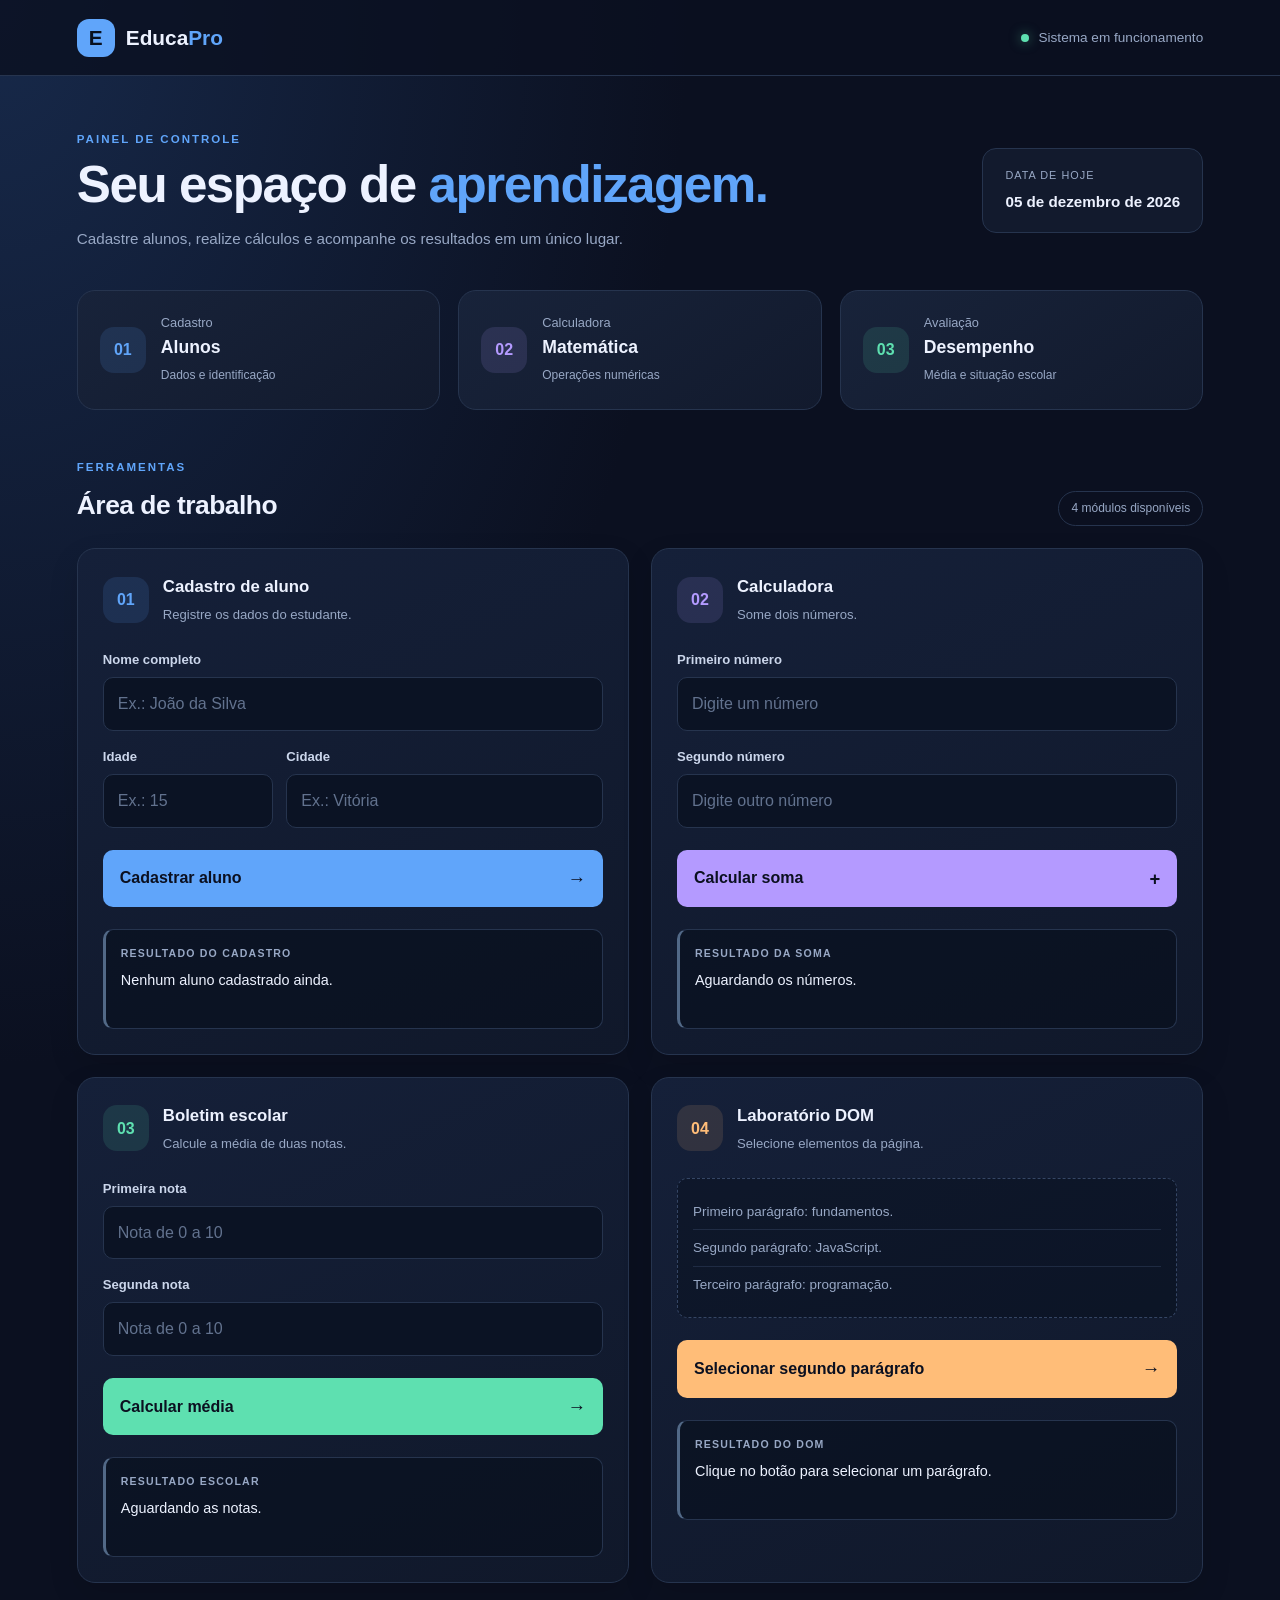
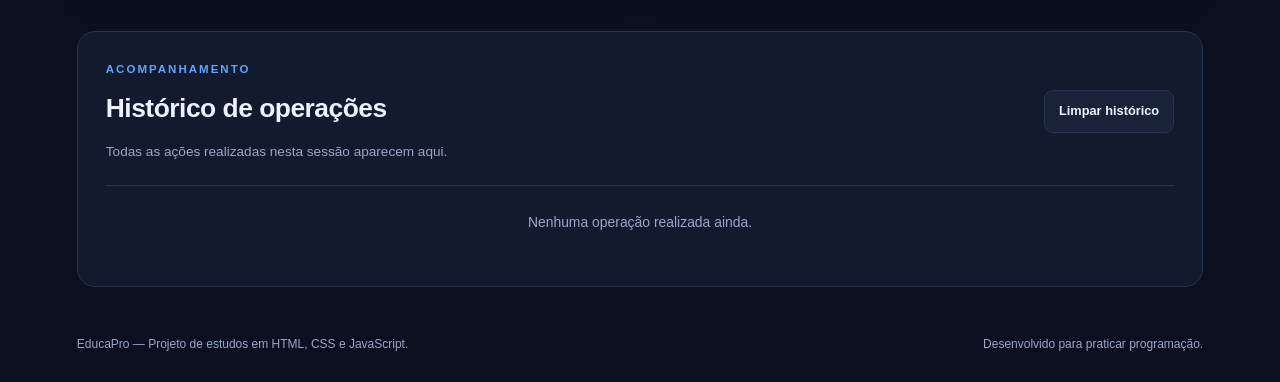
<file: Atv. de ferias/Junção de Atv/Index.html>
<!DOCTYPE html>
<html lang="pt-BR">
<head>
    <meta charset="UTF-8">
    <meta name="viewport" content="width=device-width, initial-scale=1.0">

    <title>EducaPro | Sistema Escolar</title>

    <link rel="stylesheet" href="style.css">
    <script src="script.js" defer></script>
</head>
<body>

    <header class="topo">
        <a href="#" class="logo">
            <span class="logo-icone">E</span>
            <span>Educa<span class="destaque">Pro</span></span>
        </a>

        <span class="status">
            <span class="bolinha"></span>
            Sistema em funcionamento
        </span>
    </header>

    <main class="container">

        <section class="boas-vindas">
            <div>
                <p class="sobretitulo">PAINEL DE CONTROLE</p>
                <h1>Seu espaço de <span class="destaque">aprendizagem.</span></h1>
                <p class="descricao">
                    Cadastre alunos, realize cálculos e acompanhe os resultados
                    em um único lugar.
                </p>
            </div>

            <div class="data-card">
                <span>DATA DE HOJE</span>
                <strong id="dataAtual">Carregando...</strong>
            </div>
        </section>

        <section class="indicadores">
            <article class="indicador">
                <span class="indicador-icone azul">01</span>
                <div>
                    <p>Cadastro</p>
                    <h2>Alunos</h2>
                    <small>Dados e identificação</small>
                </div>
            </article>

            <article class="indicador">
                <span class="indicador-icone roxo">02</span>
                <div>
                    <p>Calculadora</p>
                    <h2>Matemática</h2>
                    <small>Operações numéricas</small>
                </div>
            </article>

            <article class="indicador">
                <span class="indicador-icone verde">03</span>
                <div>
                    <p>Avaliação</p>
                    <h2>Desempenho</h2>
                    <small>Média e situação escolar</small>
                </div>
            </article>
        </section>

        <div class="titulo-secao">
            <div>
                <p class="sobretitulo">FERRAMENTAS</p>
                <h2>Área de trabalho</h2>
            </div>
            <span class="etiqueta">4 módulos disponíveis</span>
        </div>

        <section class="grade-modulos">

            <!-- MÓDULO 1: CADASTRO -->
            <article class="modulo">
                <div class="modulo-cabecalho">
                    <div class="modulo-icone azul">01</div>
                    <div>
                        <h3>Cadastro de aluno</h3>
                        <p>Registre os dados do estudante.</p>
                    </div>
                </div>

                <form id="formCadastro">
                    <label for="nome">Nome completo</label>
                    <input
                        type="text"
                        id="nome"
                        placeholder="Ex.: João da Silva"
                        maxlength="80"
                        required
                    >

                    <div class="campos-duplos">
                        <div>
                            <label for="idade">Idade</label>
                            <input
                                type="number"
                                id="idade"
                                placeholder="Ex.: 15"
                                min="0"
                                max="120"
                                required
                            >
                        </div>

                        <div>
                            <label for="cidade">Cidade</label>
                            <input
                                type="text"
                                id="cidade"
                                placeholder="Ex.: Vitória"
                                maxlength="60"
                                required
                            >
                        </div>
                    </div>

                    <button type="submit" class="botao botao-azul">
                        Cadastrar aluno <span>→</span>
                    </button>
                </form>

                <div class="resultado" id="resultadoCadastro" aria-live="polite">
                    <span class="resultado-titulo">RESULTADO DO CADASTRO</span>
                    <p>Nenhum aluno cadastrado ainda.</p>
                </div>
            </article>

            <!-- MÓDULO 2: SOMA -->
            <article class="modulo">
                <div class="modulo-cabecalho">
                    <div class="modulo-icone roxo">02</div>
                    <div>
                        <h3>Calculadora</h3>
                        <p>Some dois números.</p>
                    </div>
                </div>

                <form id="formSoma">
                    <label for="numero1">Primeiro número</label>
                    <input
                        type="number"
                        id="numero1"
                        step="any"
                        placeholder="Digite um número"
                        required
                    >

                    <label for="numero2">Segundo número</label>
                    <input
                        type="number"
                        id="numero2"
                        step="any"
                        placeholder="Digite outro número"
                        required
                    >

                    <button type="submit" class="botao botao-roxo">
                        Calcular soma <span>+</span>
                    </button>
                </form>

                <div class="resultado" id="resultadoSoma" aria-live="polite">
                    <span class="resultado-titulo">RESULTADO DA SOMA</span>
                    <p>Aguardando os números.</p>
                </div>
            </article>

            <!-- MÓDULO 3: MÉDIA -->
            <article class="modulo">
                <div class="modulo-cabecalho">
                    <div class="modulo-icone verde">03</div>
                    <div>
                        <h3>Boletim escolar</h3>
                        <p>Calcule a média de duas notas.</p>
                    </div>
                </div>

                <form id="formMedia">
                    <label for="nota1">Primeira nota</label>
                    <input
                        type="number"
                        id="nota1"
                        min="0"
                        max="10"
                        step="any"
                        placeholder="Nota de 0 a 10"
                        required
                    >

                    <label for="nota2">Segunda nota</label>
                    <input
                        type="number"
                        id="nota2"
                        min="0"
                        max="10"
                        step="any"
                        placeholder="Nota de 0 a 10"
                        required
                    >

                    <button type="submit" class="botao botao-verde">
                        Calcular média <span>→</span>
                    </button>
                </form>

                <div class="resultado" id="resultadoMedia" aria-live="polite">
                    <span class="resultado-titulo">RESULTADO ESCOLAR</span>
                    <p>Aguardando as notas.</p>
                </div>
            </article>

            <!-- MÓDULO 4: DOM -->
            <article class="modulo">
                <div class="modulo-cabecalho">
                    <div class="modulo-icone laranja">04</div>
                    <div>
                        <h3>Laboratório DOM</h3>
                        <p>Selecione elementos da página.</p>
                    </div>
                </div>

                <div class="exemplo-dom" id="paragrafosExercicio">
                    <p>Primeiro parágrafo: fundamentos.</p>
                    <p>Segundo parágrafo: JavaScript.</p>
                    <p>Terceiro parágrafo: programação.</p>
                </div>

                <button type="button" id="btnDom" class="botao botao-laranja">
                    Selecionar segundo parágrafo <span>→</span>
                </button>

                <div class="resultado" id="resultadoDom" aria-live="polite">
                    <span class="resultado-titulo">RESULTADO DO DOM</span>
                    <p>Clique no botão para selecionar um parágrafo.</p>
                </div>
            </article>

        </section>

        <!-- HISTÓRICO -->
        <section class="historico">
            <div class="historico-cabecalho">
                <div>
                    <p class="sobretitulo">ACOMPANHAMENTO</p>
                    <h2>Histórico de operações</h2>
                    <p class="descricao">
                        Todas as ações realizadas nesta sessão aparecem aqui.
                    </p>
                </div>

                <button type="button" id="btnLimparHistorico" class="botao-secundario">
                    Limpar histórico
                </button>
            </div>

            <div class="historico-lista">
                <ul id="historico">
                    <li class="historico-vazio">
                        Nenhuma operação realizada ainda.
                    </li>
                </ul>
            </div>
        </section>

        <footer class="rodape">
            <p>EducaPro — Projeto de estudos em HTML, CSS e JavaScript.</p>
            <p>Desenvolvido para praticar programação.</p>
        </footer>

    </main>

</body>
</html>
</file>
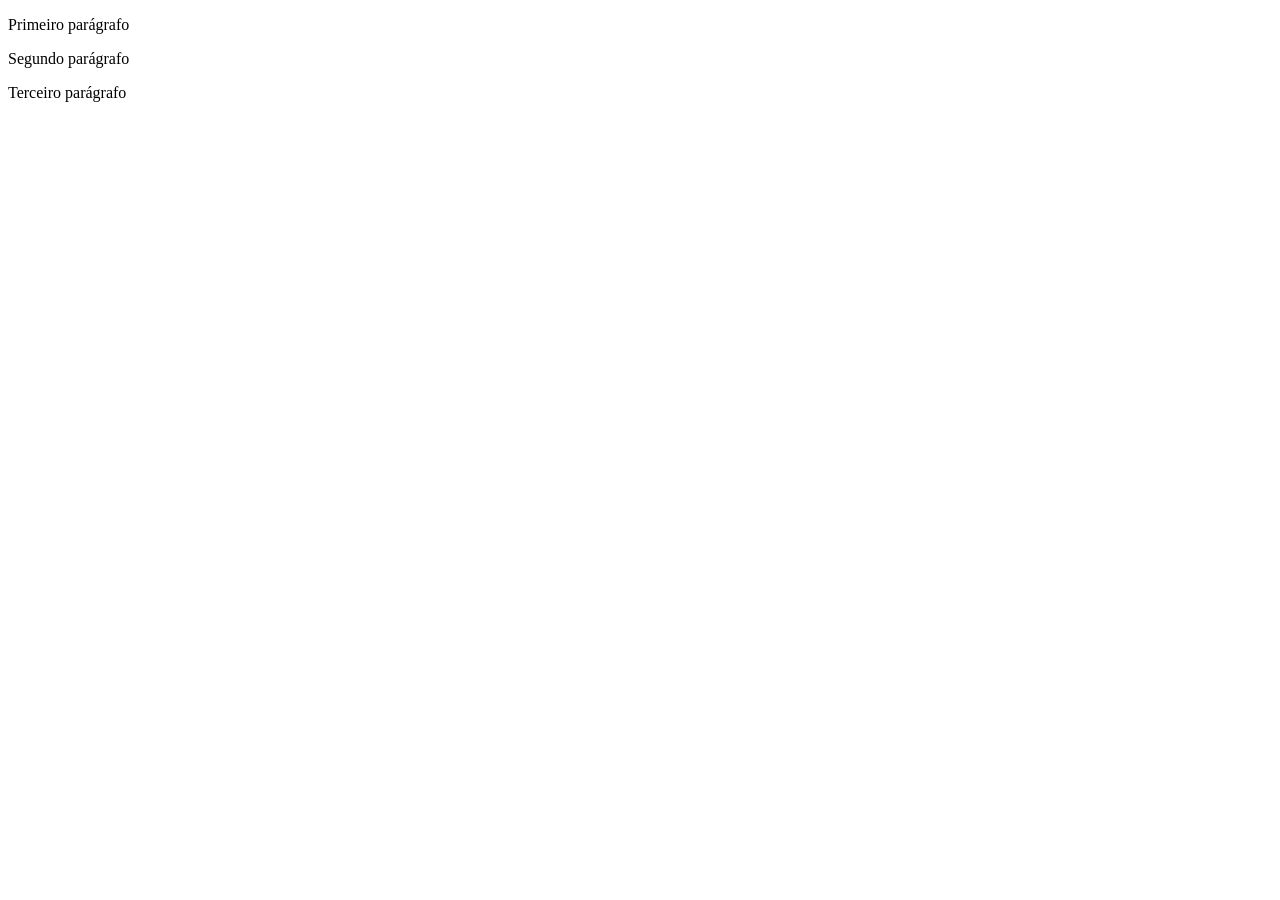
<file: Atv. de ferias/Atividades/index2.html>
<!DOCTYPE html>
<html lang="pt-BR">
<head>
    <meta charset="UTF-8">
    <title>Exercício 4</title>
</head>
<body>

    <p>Primeiro parágrafo</p>
    <p>Segundo parágrafo</p>
    <p>Terceiro parágrafo</p>

    <script src="Atv-04.js"></script>
</body>
</html>
</file>
<file: Atv. de ferias/Junção de Atv/style.css>
/* 1. CONFIGURAÇÕES GERAIS */


* {
    margin: 0;
    padding: 0;
    box-sizing: border-box;
}

:root {
    --fundo: #0b1020;
    --superficie: #121a2d;
    --superficie-clara: #18233a;
    --borda: #26344e;
    --texto: #edf2ff;
    --texto-secundario: #98a8c5;
    --azul: #60a5fa;
    --roxo: #b49aff;
    --verde: #5ee0b0;
    --laranja: #ffbd78;
    --raio: 18px;
}

body {
    min-height: 100vh;
    background:
        radial-gradient(ellipse at top left, #17294a 0, transparent 38%),
        var(--fundo);
    color: var(--texto);
    font-family: "Segoe UI", Arial, sans-serif;
    line-height: 1.6;
}

button,
input {
    font: inherit;
}

button {
    cursor: pointer;
}

button:focus-visible,
input:focus-visible {
    outline: 2px solid var(--azul);
    outline-offset: 3px;
}

::selection {
    background: #315b9b;
    color: white;
}

.destaque {
    color: var(--azul);
}


   /* 2. CABEÇALHO */


.topo {
    min-height: 76px;
    padding: 16px 6%;
    display: flex;
    justify-content: space-between;
    align-items: center;
    gap: 20px;
    border-bottom: 1px solid var(--borda);
    background: rgba(11, 16, 32, 0.8);
}

.logo {
    display: flex;
    align-items: center;
    gap: 11px;
    color: var(--texto);
    text-decoration: none;
    font-size: 1.3rem;
    font-weight: 800;
}

.logo-icone {
    display: grid;
    place-items: center;
    width: 38px;
    height: 38px;
    border-radius: 12px;
    color: #081120;
    background: var(--azul);
    font-size: 1.3rem;
}

.status {
    display: flex;
    align-items: center;
    gap: 9px;
    color: var(--texto-secundario);
    font-size: 0.85rem;
}

.bolinha {
    width: 8px;
    height: 8px;
    border-radius: 50%;
    background: var(--verde);
    box-shadow: 0 0 12px rgba(94, 224, 176, 0.5);
}


   /* 3. CONTEÚDO PRINCIPAL */


.container {
    width: min(1180px, 88%);
    margin: 0 auto;
}

.boas-vindas {
    padding: 54px 0 38px;
    display: flex;
    justify-content: space-between;
    align-items: center;
    gap: 28px;
}

.sobretitulo {
    margin-bottom: 8px;
    color: var(--azul);
    font-size: 0.72rem;
    font-weight: 800;
    letter-spacing: 2px;
}

.boas-vindas h1 {
    max-width: 700px;
    font-size: clamp(2rem, 4vw, 3.2rem);
    line-height: 1.15;
    letter-spacing: -1.5px;
}

.descricao {
    margin-top: 12px;
    color: var(--texto-secundario);
    font-size: 0.95rem;
}

.data-card {
    flex-shrink: 0;
    padding: 18px 22px;
    border: 1px solid var(--borda);
    border-radius: 14px;
    background: var(--superficie);
}

.data-card span {
    display: block;
    color: var(--texto-secundario);
    font-size: 0.68rem;
    letter-spacing: 1px;
}

.data-card strong {
    display: block;
    margin-top: 5px;
    font-size: 0.95rem;
}


   /* 4. INDICADORES */


.indicadores {
    display: grid;
    grid-template-columns: repeat(3, 1fr);
    gap: 18px;
    margin-bottom: 48px;
}

.indicador {
    display: flex;
    align-items: center;
    gap: 15px;
    padding: 22px;
    border: 1px solid var(--borda);
    border-radius: var(--raio);
    background: linear-gradient(145deg, var(--superficie-clara), var(--superficie));
}

.indicador p {
    color: var(--texto-secundario);
    font-size: 0.8rem;
}

.indicador h2 {
    font-size: 1.1rem;
}

.indicador small {
    color: var(--texto-secundario);
    font-size: 0.75rem;
}

.indicador-icone,
.modulo-icone {
    flex-shrink: 0;
    display: grid;
    place-items: center;
    width: 46px;
    height: 46px;
    border-radius: 14px;
    font-weight: 800;
}

.azul {
    color: var(--azul);
    background: rgba(96, 165, 250, 0.13);
}

.roxo {
    color: var(--roxo);
    background: rgba(180, 154, 255, 0.13);
}

.verde {
    color: var(--verde);
    background: rgba(94, 224, 176, 0.12);
}

.laranja {
    color: var(--laranja);
    background: rgba(255, 189, 120, 0.12);
}


   /* 5. TÍTULOS DE SEÇÃO */


.titulo-secao {
    display: flex;
    justify-content: space-between;
    align-items: end;
    gap: 20px;
    margin-bottom: 22px;
}

.titulo-secao h2,
.historico h2 {
    font-size: 1.65rem;
    letter-spacing: -0.5px;
}

.etiqueta {
    padding: 7px 12px;
    border: 1px solid var(--borda);
    border-radius: 30px;
    color: var(--texto-secundario);
    font-size: 0.75rem;
}


   /* 6. CARTÕES E FORMULÁRIOS */


.grade-modulos {
    display: grid;
    grid-template-columns: repeat(2, minmax(0, 1fr));
    gap: 22px;
}

.modulo {
    min-width: 0;
    padding: 25px;
    border: 1px solid var(--borda);
    border-radius: var(--raio);
    background: linear-gradient(155deg, #152039, #10182a);
    box-shadow: 0 12px 30px rgba(0, 0, 0, 0.12);
    transition: border-color 0.2s, transform 0.2s;
}

.modulo:hover {
    border-color: #405579;
    transform: translateY(-3px);
}

.modulo-cabecalho {
    display: flex;
    align-items: center;
    gap: 14px;
    margin-bottom: 24px;
}

.modulo-cabecalho h3 {
    font-size: 1.05rem;
}

.modulo-cabecalho p {
    margin-top: 3px;
    color: var(--texto-secundario);
    font-size: 0.82rem;
}

label {
    display: block;
    margin: 15px 0 7px;
    color: #cbd6eb;
    font-size: 0.82rem;
    font-weight: 600;
}

input {
    width: 100%;
    min-width: 0;
    padding: 13px 14px;
    border: 1px solid var(--borda);
    border-radius: 10px;
    background: #0b1324;
    color: var(--texto);
    transition: border-color 0.2s, box-shadow 0.2s;
}

input::placeholder {
    color: #62728e;
}

input:focus {
    border-color: var(--azul);
    box-shadow: 0 0 0 3px rgba(96, 165, 250, 0.1);
    outline: none;
}

.campos-duplos {
    display: grid;
    grid-template-columns: 0.7fr 1.3fr;
    gap: 13px;
}


   /* 7. BOTÕES */


.botao {
    width: 100%;
    margin-top: 22px;
    padding: 13px 16px;
    display: flex;
    justify-content: space-between;
    align-items: center;
    gap: 10px;
    border: 1px solid transparent;
    border-radius: 10px;
    color: #0b1020;
    font-weight: 800;
    transition: filter 0.2s, transform 0.2s;
}

.botao:hover {
    filter: brightness(1.1);
    transform: translateY(-1px);
}

.botao:active {
    transform: translateY(0);
}

.botao span {
    font-size: 1.15rem;
}

.botao-azul {
    background: var(--azul);
}

.botao-roxo {
    background: var(--roxo);
}

.botao-verde {
    background: var(--verde);
}

.botao-laranja {
    background: var(--laranja);
}


   /* 8. RESULTADOS */


.resultado {
    min-height: 100px;
    margin-top: 22px;
    padding: 15px;
    border: 1px solid var(--borda);
    border-left: 3px solid #526987;
    border-radius: 10px;
    background: rgba(7, 13, 26, 0.55);
    overflow-wrap: anywhere;
}

.resultado-titulo {
    display: block;
    margin-bottom: 7px;
    color: var(--texto-secundario);
    font-size: 0.66rem;
    font-weight: 800;
    letter-spacing: 1.2px;
}

.resultado p {
    color: var(--texto);
    font-size: 0.9rem;
    white-space: pre-line;
}

.resultado.sucesso {
    border-left-color: var(--verde);
}

.resultado.erro {
    border-left-color: #fb7185;
}

.resultado.sucesso p {
    color: var(--verde);
}

.resultado.erro p {
    color: #fda4af;
}


   /* 9. EXERCÍCIO DOM */


.exemplo-dom {
    padding: 15px;
    border: 1px dashed #354665;
    border-radius: 10px;
    background: rgba(7, 13, 26, 0.4);
}

.exemplo-dom p {
    padding: 7px 0;
    color: var(--texto-secundario);
    font-size: 0.84rem;
}

.exemplo-dom p + p {
    border-top: 1px solid rgba(53, 70, 101, 0.45);
}

   /* 10. HISTÓRICO */

.historico {
    margin-top: 48px;
    padding: 28px;
    border: 1px solid var(--borda);
    border-radius: var(--raio);
    background: var(--superficie);
}

.historico-cabecalho {
    display: flex;
    justify-content: space-between;
    align-items: center;
    gap: 20px;
    margin-bottom: 22px;
}

.historico-cabecalho .descricao {
    font-size: 0.85rem;
}

.botao-secundario {
    flex-shrink: 0;
    padding: 10px 14px;
    border: 1px solid var(--borda);
    border-radius: 9px;
    background: var(--superficie-clara);
    color: var(--texto);
    font-size: 0.8rem;
    font-weight: 700;
    transition: border-color 0.2s, background 0.2s;
}

.botao-secundario:hover {
    border-color: #61799f;
    background: #202e49;
}

.historico-lista {
    border-top: 1px solid var(--borda);
}

#historico {
    list-style: none;
}

#historico li {
    display: flex;
    justify-content: space-between;
    align-items: start;
    gap: 18px;
    padding: 15px 4px;
    border-bottom: 1px solid rgba(38, 52, 78, 0.65);
    color: #dce6f8;
    font-size: 0.87rem;
    overflow-wrap: anywhere;
}

#historico li:last-child {
    border-bottom: none;
}

#historico time {
    flex-shrink: 0;
    color: var(--texto-secundario);
    font-size: 0.75rem;
}

#historico .historico-vazio {
    color: var(--texto-secundario);
    justify-content: center;
    padding: 25px 4px;
}

   /* 11. RODAPÉ */

.rodape {
    display: flex;
    justify-content: space-between;
    gap: 15px;
    padding: 28px 0;
    margin-top: 20px;
    color: var(--texto-secundario);
    font-size: 0.75rem;
}

   /* 12. RESPONSIVIDADE */

@media (max-width: 850px) {
    .container {
        width: 92%;
    }

    .indicadores {
        grid-template-columns: 1fr;
        gap: 12px;
    }

    .indicador {
        padding: 17px;
    }

    .boas-vindas {
        align-items: flex-start;
        flex-direction: column;
    }

    .grade-modulos {
        grid-template-columns: 1fr;
    }

    .data-card {
        width: 100%;
    }
}

@media (max-width: 520px) {
    .topo {
        padding: 14px 4%;
        align-items: flex-start;
        flex-direction: column;
    }

    .container {
        width: 92%;
    }

    .boas-vindas {
        padding-top: 35px;
    }

    .boas-vindas h1 {
        font-size: 2rem;
    }

    .titulo-secao {
        align-items: flex-start;
        flex-direction: column;
    }

    .modulo {
        padding: 19px;
    }

    .campos-duplos {
        grid-template-columns: 1fr;
        gap: 0;
    }

    .historico {
        padding: 20px;
    }

    .historico-cabecalho {
        align-items: flex-start;
        flex-direction: column;
    }

    .rodape {
        flex-direction: column;
    }

    #historico li {
        flex-direction: column;
        gap: 5px;
    }
}
</file>
